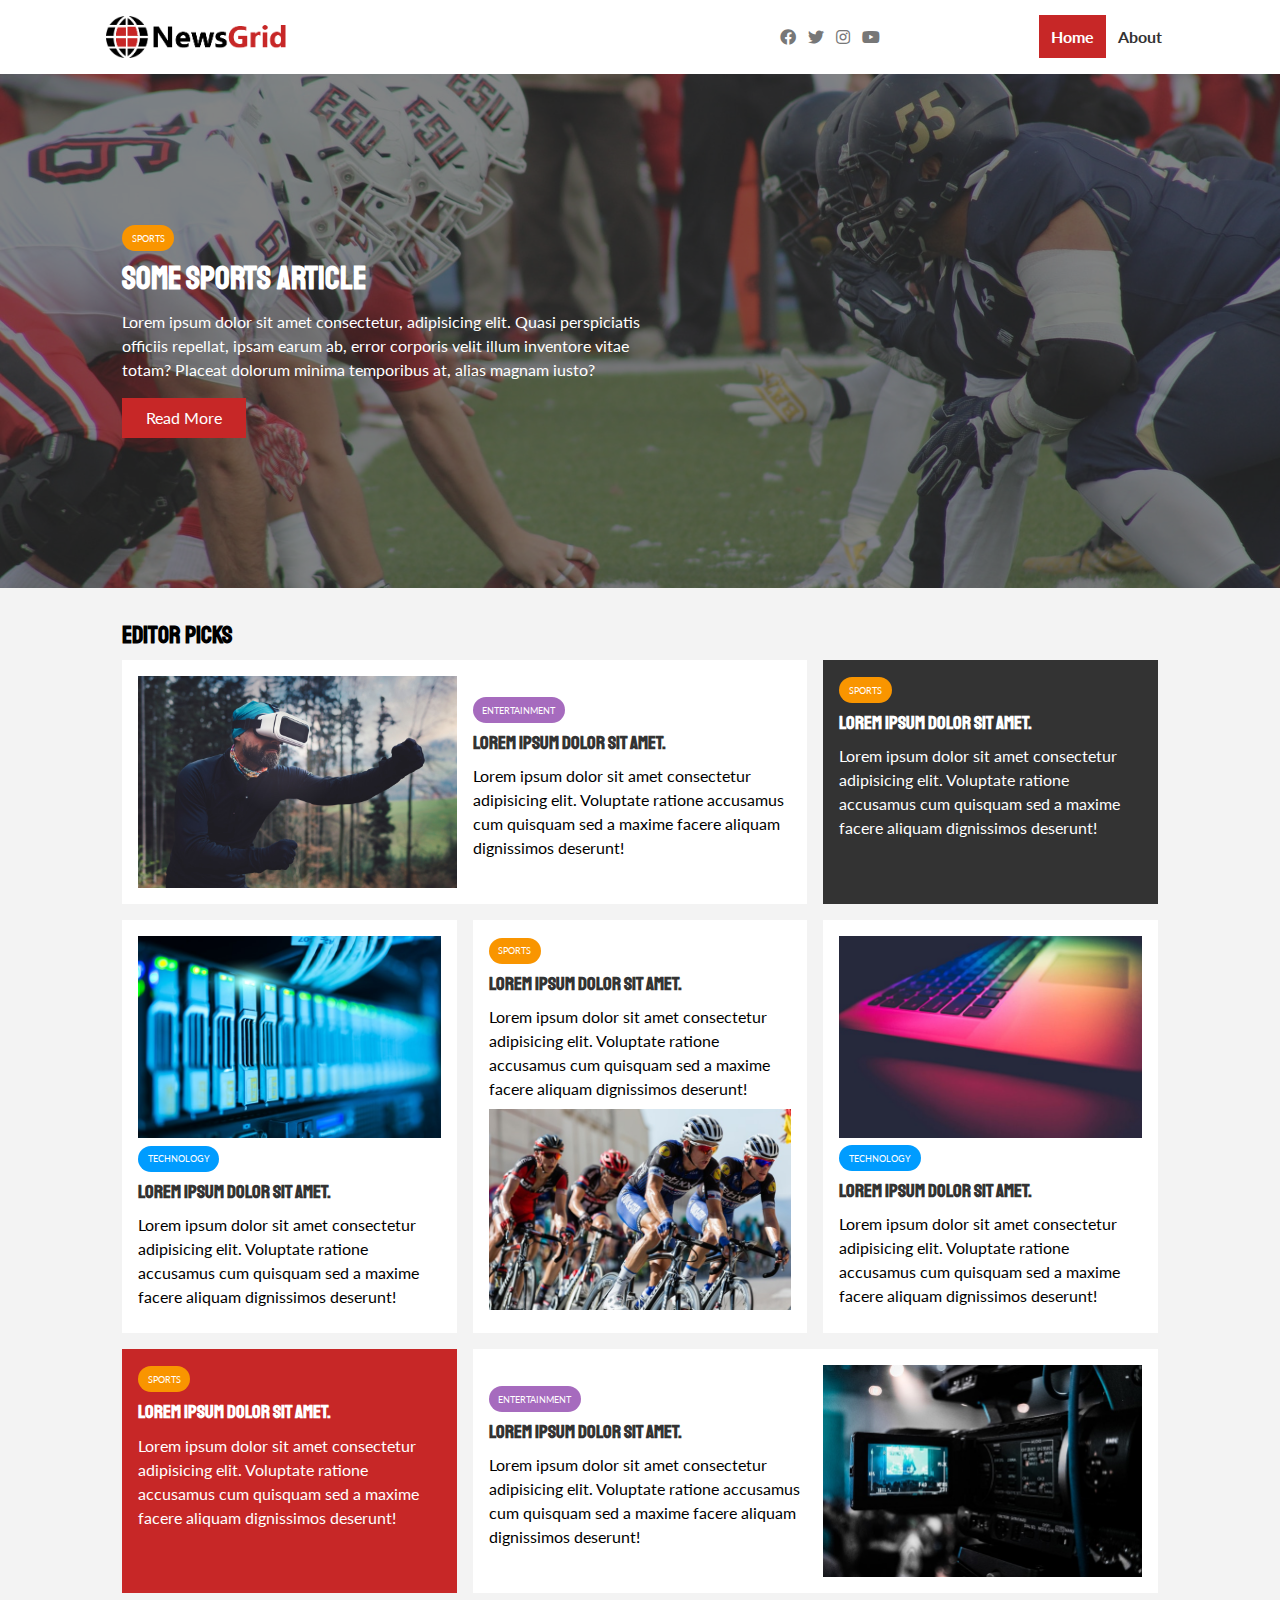
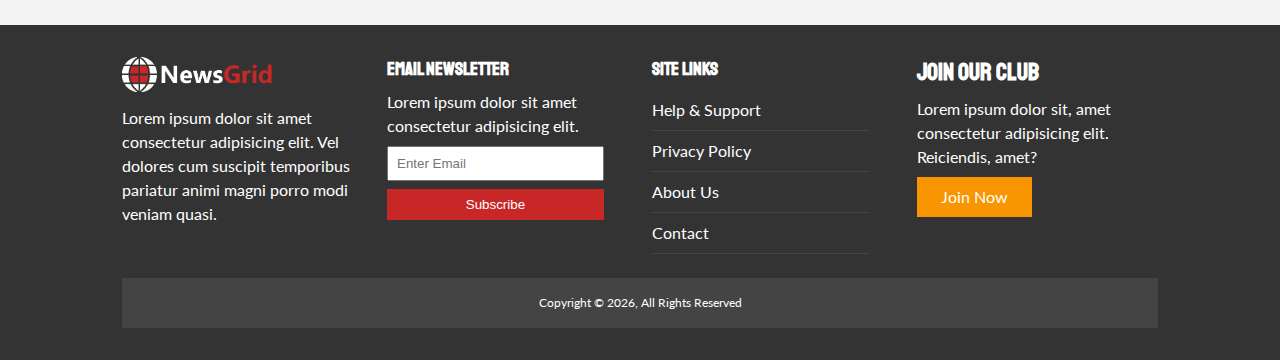
<file: index.html>
<!DOCTYPE html>
<html lang="en">
  <head>
    <meta charset="UTF-8" />
    <meta name="viewport" content="width=device-width, initial-scale=1.0" />
    <link
      href="https://fonts.googleapis.com/css?family=Lato|Staatliches&display=swap"
      rel="stylesheet"
    />
    <link rel="stylesheet" href="css/style.css" />
    <link
      rel="stylesheet"
      media="screen and (max-width: 768px)"
      href="css/mobile.css"
    />
    <link
      rel="stylesheet"
      href="https://cdnjs.cloudflare.com/ajax/libs/font-awesome/5.13.0/css/all.min.css"
    />
    <link rel="shortcut icon" type="image/x-icon" href="favicon.ico" />
    <title>NewsGrid | Latest News</title>
  </head>
  <body>
    <nav id="main-nav">
      <div class="container">
        <img src="img/logo.png" alt="NewsGrid" class="logo" />
        <div class="social">
          <a href="http://facebook.com" target="_blank"
            ><i class="fab fa-facebook"></i
          ></a>
          <a href="http://twitter.com" target="_blank"
            ><i class="fab fa-twitter"></i
          ></a>
          <a href="http://instagram.com" target="_blank"
            ><i class="fab fa-instagram"></i
          ></a>
          <a href="http://youtube.com" target="_blank"
            ><i class="fab fa-youtube"></i
          ></a>
        </div>
        <ul>
          <li><a href="index.html" class="current">Home</a></li>
          <li><a href="about.html">About</a></li>
        </ul>
      </div>
    </nav>

    <!-- Showcase -->
    <header id="showcase">
      <div class="container">
        <div class="showcase-container">
          <div class="showcase-content">
            <div class="category category-sports">
              Sports
            </div>
            <h1>Some Sports Article</h1>
            <p>
              Lorem ipsum dolor sit amet consectetur, adipisicing elit. Quasi
              perspiciatis officiis repellat, ipsam earum ab, error corporis
              velit illum inventore vitae totam? Placeat dolorum minima
              temporibus at, alias magnam iusto?
            </p>
            <a href="article.html" class="btn btn-primary">Read More</a>
          </div>
        </div>
      </div>
    </header>

    <!-- Home Articles -->
    <section id="home-articles" class="py-2">
      <div class="container">
        <h2>Editor Picks</h2>
        <div class="articles-container">
          <article class="card">
            <img src="img/articles/ent1.jpg" alt="" />
            <div>
              <div class="category category-ent">Entertainment</div>
              <h3>
                <a href="article.html">Lorem ipsum dolor sit amet.</a>
              </h3>
              <p>
                Lorem ipsum dolor sit amet consectetur adipisicing elit.
                Voluptate ratione accusamus cum quisquam sed a maxime facere
                aliquam dignissimos deserunt!
              </p>
            </div>
          </article>
          <article class="card bg-dark">
            <div class="category category-sports">Sports</div>
            <h3>
              <a href="article.html">Lorem ipsum dolor sit amet.</a>
            </h3>
            <p>
              Lorem ipsum dolor sit amet consectetur adipisicing elit. Voluptate
              ratione accusamus cum quisquam sed a maxime facere aliquam
              dignissimos deserunt!
            </p>
          </article>
          <article class="card">
            <img src="img/articles/tech1.jpg" alt="" />
            <div class="category category-tech">Technology</div>
            <h3>
              <a href="article.html">Lorem ipsum dolor sit amet.</a>
            </h3>
            <p>
              Lorem ipsum dolor sit amet consectetur adipisicing elit. Voluptate
              ratione accusamus cum quisquam sed a maxime facere aliquam
              dignissimos deserunt!
            </p>
          </article>
          <article class="card">
            <div class="category category-sports">Sports</div>
            <h3>
              <a href="article.html">Lorem ipsum dolor sit amet.</a>
            </h3>
            <p>
              Lorem ipsum dolor sit amet consectetur adipisicing elit. Voluptate
              ratione accusamus cum quisquam sed a maxime facere aliquam
              dignissimos deserunt!
            </p>
            <img src="img/articles/sports1.jpg" alt="" />
          </article>
          <article class="card">
            <img src="img/articles/tech2.jpg" alt="" />
            <div class="category category-tech">Technology</div>
            <h3>
              <a href="article.html">Lorem ipsum dolor sit amet.</a>
            </h3>
            <p>
              Lorem ipsum dolor sit amet consectetur adipisicing elit. Voluptate
              ratione accusamus cum quisquam sed a maxime facere aliquam
              dignissimos deserunt!
            </p>
          </article>
          <article class="card bg-primary">
            <div class="category category-sports">Sports</div>
            <h3>
              <a href="article.html">Lorem ipsum dolor sit amet.</a>
            </h3>
            <p>
              Lorem ipsum dolor sit amet consectetur adipisicing elit. Voluptate
              ratione accusamus cum quisquam sed a maxime facere aliquam
              dignissimos deserunt!
            </p>
          </article>
          <article class="card">
            <div>
              <div class="category category-ent">Entertainment</div>
              <h3>
                <a href="article.html">Lorem ipsum dolor sit amet.</a>
              </h3>
              <p>
                Lorem ipsum dolor sit amet consectetur adipisicing elit.
                Voluptate ratione accusamus cum quisquam sed a maxime facere
                aliquam dignissimos deserunt!
              </p>
            </div>
            <img src="img/articles/ent2.jpg" alt="" />
          </article>
        </div>
      </div>
    </section>

    <!-- Footer -->
    <footer id="main-footer" class="py-2">
      <div class="container footer-container">
        <div>
          <img src="img/logo_light.png" alt="NewsGrid" />
          <p>
            Lorem ipsum dolor sit amet consectetur adipisicing elit. Vel dolores
            cum suscipit temporibus pariatur animi magni porro modi veniam
            quasi.
          </p>
        </div>
        <div>
          <h3>Email Newsletter</h3>
          <p>Lorem ipsum dolor sit amet consectetur adipisicing elit.</p>
          <form name="contact" method="POST" data-netlify="true">
            <input type="email" name="email" placeholder="Enter Email" />
            <input type="submit" value="Subscribe" class="btn btn-primary" />
          </form>
        </div>
        <div>
          <h3>Site Links</h3>
          <ul class="list">
            <li><a href="#">Help & Support</a></li>
            <li><a href="#">Privacy Policy</a></li>
            <li><a href="#">About Us</a></li>
            <li><a href="#">Contact</a></li>
          </ul>
        </div>
        <div>
          <h2>Join Our Club</h2>
          <p>
            Lorem ipsum dolor sit, amet consectetur adipisicing elit.
            Reiciendis, amet?
          </p>
          <a href="#" class="btn btn-secondary">Join Now</a>
        </div>
        <div>
          <p>Copyright &copy; <span id="year"></span>, All Rights Reserved</p>
        </div>
      </div>
    </footer>

    <script>
      document.querySelector("#year").innerHTML = new Date().getFullYear();
    </script>
  </body>
</html>
</file>
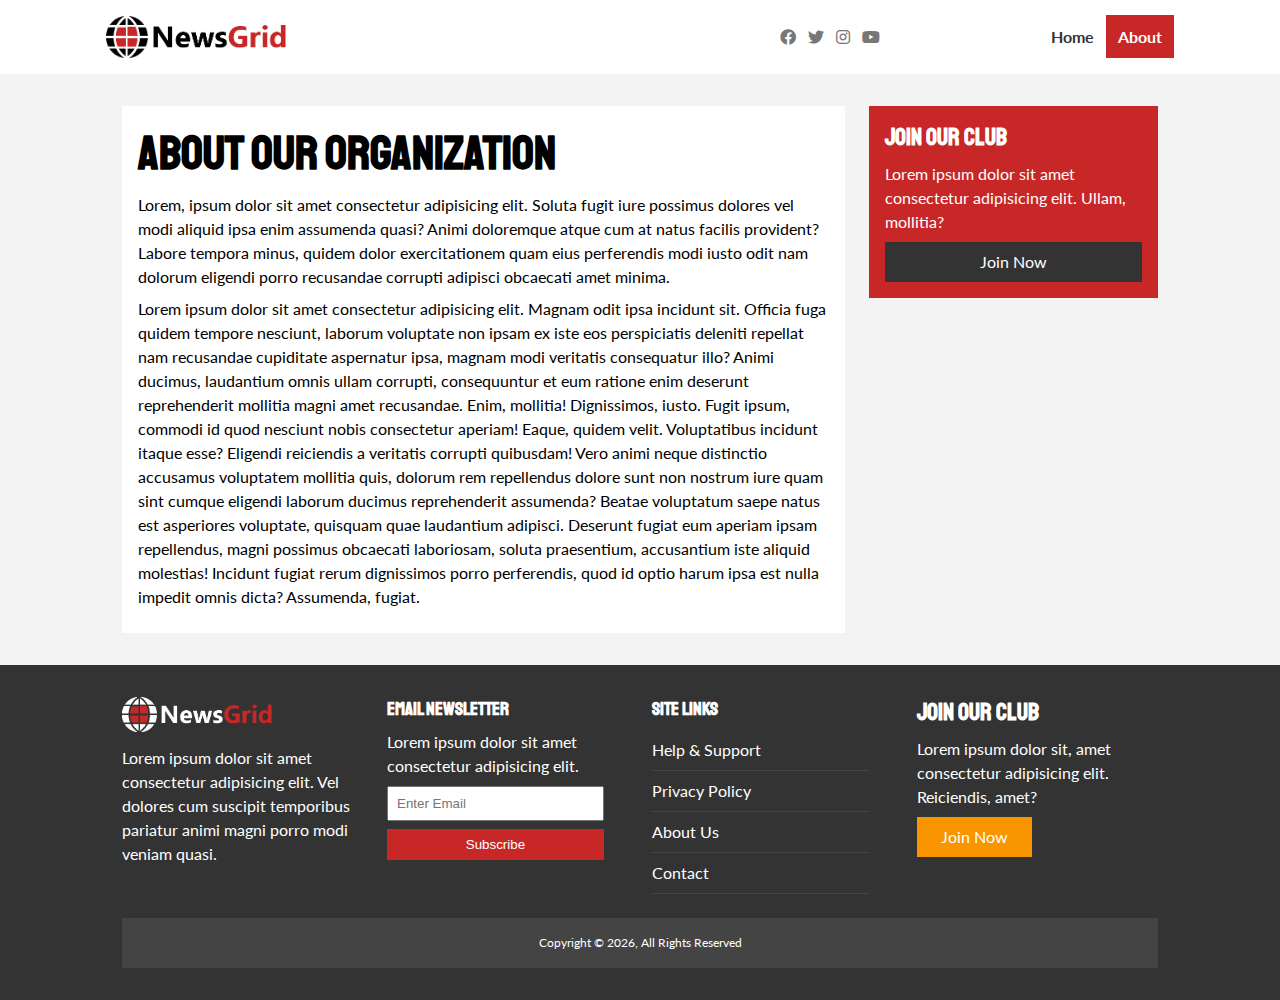
<file: about.html>
<!DOCTYPE html>
<html lang="en">
  <head>
    <meta charset="UTF-8" />
    <meta name="viewport" content="width=device-width, initial-scale=1.0" />
    <link
      href="https://fonts.googleapis.com/css?family=Lato|Staatliches&display=swap"
      rel="stylesheet"
    />
    <link rel="stylesheet" href="css/style.css" />
    <link
      rel="stylesheet"
      media="screen and (max-width: 768px)"
      href="css/mobile.css"
    />
    <link
      rel="stylesheet"
      href="https://cdnjs.cloudflare.com/ajax/libs/font-awesome/5.13.0/css/all.min.css"
    />
    <link rel="shortcut icon" type="image/x-icon" href="favicon.ico" />
    <title>NewsGrid | About</title>
  </head>
  <body>
    <nav id="main-nav">
      <div class="container">
        <img src="img/logo.png" alt="NewsGrid" class="logo" />
        <div class="social">
          <a href="http://facebook.com" target="_blank"
            ><i class="fab fa-facebook"></i
          ></a>
          <a href="http://twitter.com" target="_blank"
            ><i class="fab fa-twitter"></i
          ></a>
          <a href="http://instagram.com" target="_blank"
            ><i class="fab fa-instagram"></i
          ></a>
          <a href="http://youtube.com" target="_blank"
            ><i class="fab fa-youtube"></i
          ></a>
        </div>
        <ul>
          <li><a href="index.html">Home</a></li>
          <li><a href="about.html" class="current">About</a></li>
        </ul>
      </div>
    </nav>

    <section id="about">
      <div class="container">
        <div class="page-container">
          <article class="card">
            <h1 class="l-heading">About Our Organization</h1>
            <p>
              Lorem, ipsum dolor sit amet consectetur adipisicing elit. Soluta
              fugit iure possimus dolores vel modi aliquid ipsa enim assumenda
              quasi? Animi doloremque atque cum at natus facilis provident?
              Labore tempora minus, quidem dolor exercitationem quam eius
              perferendis modi iusto odit nam dolorum eligendi porro recusandae
              corrupti adipisci obcaecati amet minima.
            </p>
            <p>
              Lorem ipsum dolor sit amet consectetur adipisicing elit. Magnam
              odit ipsa incidunt sit. Officia fuga quidem tempore nesciunt,
              laborum voluptate non ipsam ex iste eos perspiciatis deleniti
              repellat nam recusandae cupiditate aspernatur ipsa, magnam modi
              veritatis consequatur illo? Animi ducimus, laudantium omnis ullam
              corrupti, consequuntur et eum ratione enim deserunt reprehenderit
              mollitia magni amet recusandae. Enim, mollitia! Dignissimos,
              iusto. Fugit ipsum, commodi id quod nesciunt nobis consectetur
              aperiam! Eaque, quidem velit. Voluptatibus incidunt itaque esse?
              Eligendi reiciendis a veritatis corrupti quibusdam! Vero animi
              neque distinctio accusamus voluptatem mollitia quis, dolorum rem
              repellendus dolore sunt non nostrum iure quam sint cumque eligendi
              laborum ducimus reprehenderit assumenda? Beatae voluptatum saepe
              natus est asperiores voluptate, quisquam quae laudantium adipisci.
              Deserunt fugiat eum aperiam ipsam repellendus, magni possimus
              obcaecati laboriosam, soluta praesentium, accusantium iste aliquid
              molestias! Incidunt fugiat rerum dignissimos porro perferendis,
              quod id optio harum ipsa est nulla impedit omnis dicta? Assumenda,
              fugiat.
            </p>
          </article>
          <aside class="card bg-primary">
            <h2>Join Our Club</h2>
            <p>
              Lorem ipsum dolor sit amet consectetur adipisicing elit. Ullam,
              mollitia?
            </p>
            <a href="#" class="btn btn-dark btn-block">Join Now</a>
          </aside>
        </div>
      </div>
    </section>

    <!-- Footer -->
    <footer id="main-footer" class="py-2">
      <div class="container footer-container">
        <div>
          <img src="img/logo_light.png" alt="NewsGrid" />
          <p>
            Lorem ipsum dolor sit amet consectetur adipisicing elit. Vel dolores
            cum suscipit temporibus pariatur animi magni porro modi veniam
            quasi.
          </p>
        </div>
        <div>
          <h3>Email Newsletter</h3>
          <p>Lorem ipsum dolor sit amet consectetur adipisicing elit.</p>
          <form name="contact" method="POST" data-netlify="true">
            <input type="email" name="email" placeholder="Enter Email" />
            <input type="submit" value="Subscribe" class="btn btn-primary" />
          </form>
        </div>
        <div>
          <h3>Site Links</h3>
          <ul class="list">
            <li><a href="#">Help & Support</a></li>
            <li><a href="#">Privacy Policy</a></li>
            <li><a href="#">About Us</a></li>
            <li><a href="#">Contact</a></li>
          </ul>
        </div>
        <div>
          <h2>Join Our Club</h2>
          <p>
            Lorem ipsum dolor sit, amet consectetur adipisicing elit.
            Reiciendis, amet?
          </p>
          <a href="#" class="btn btn-secondary">Join Now</a>
        </div>
        <div>
          <p>Copyright &copy; <span id="year"></span>, All Rights Reserved</p>
        </div>
      </div>
    </footer>

    <script>
      document.querySelector("#year").innerHTML = new Date().getFullYear();
    </script>
  </body>
</html>
</file>
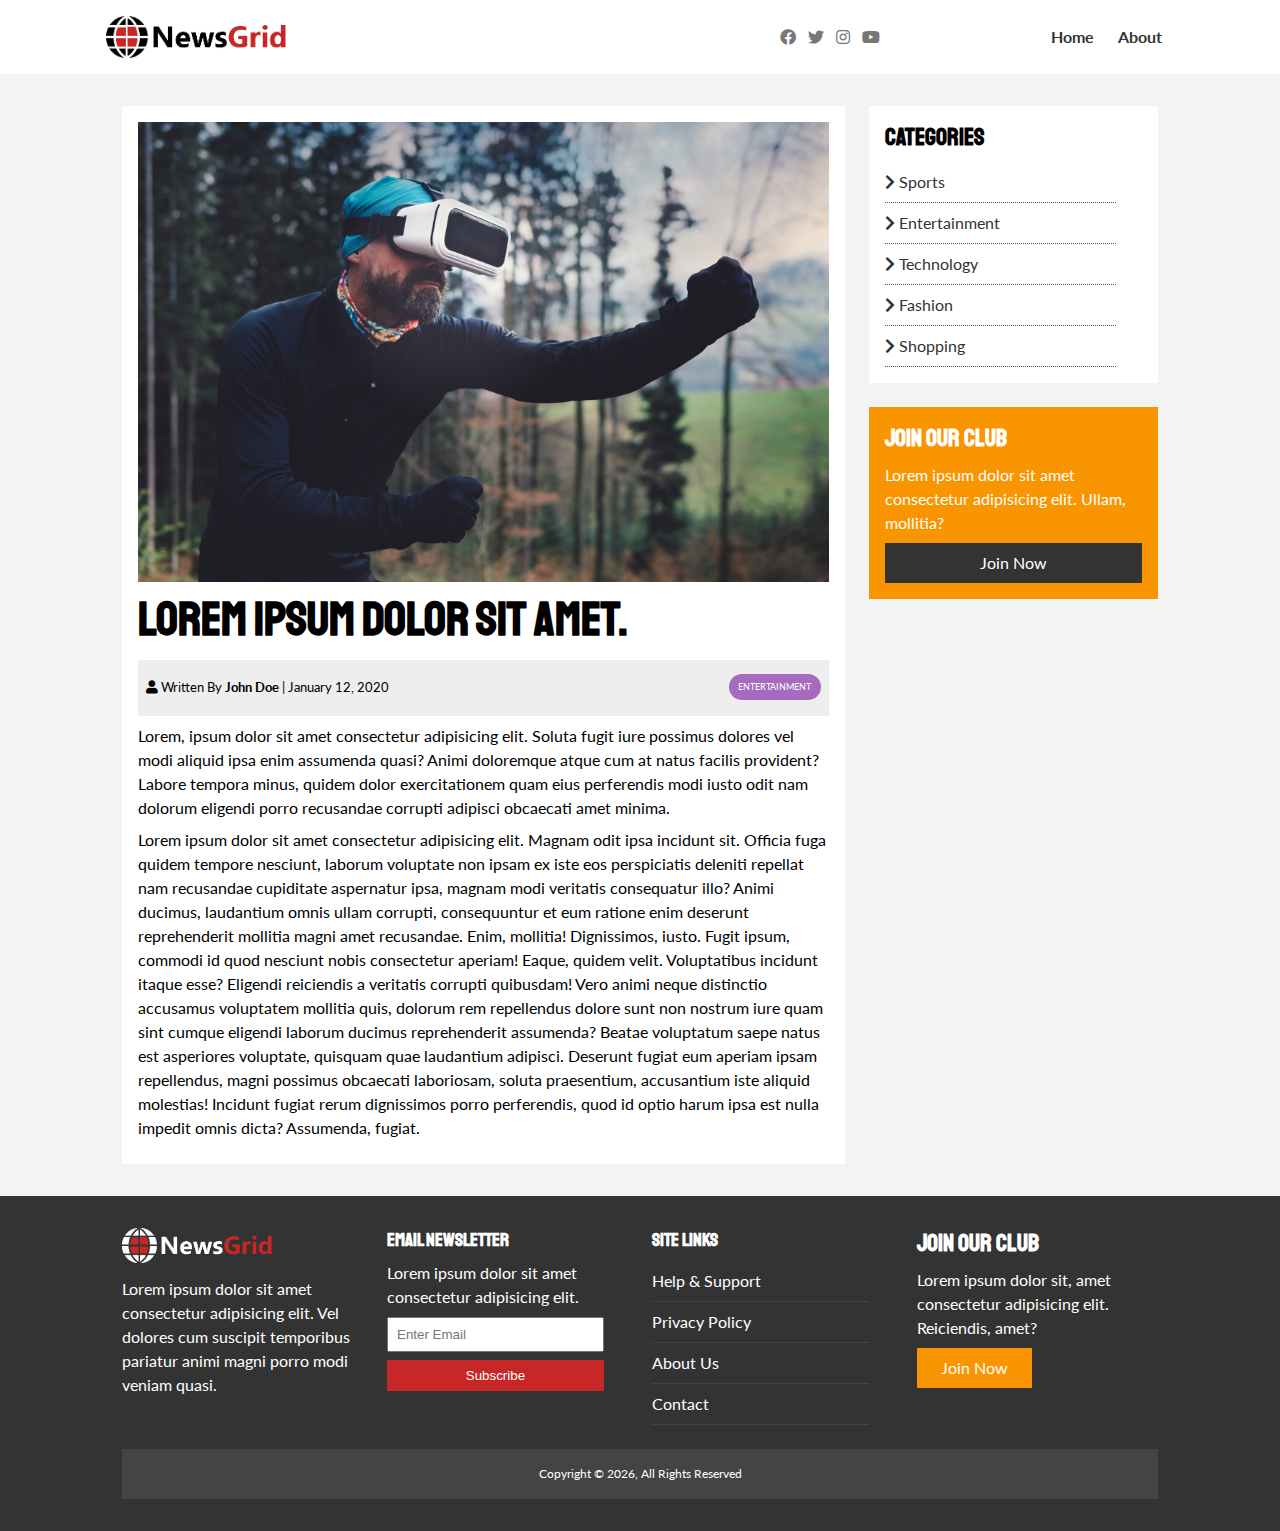
<file: article.html>
<!DOCTYPE html>
<html lang="en">
  <head>
    <meta charset="UTF-8" />
    <meta name="viewport" content="width=device-width, initial-scale=1.0" />
    <link
      href="https://fonts.googleapis.com/css?family=Lato|Staatliches&display=swap"
      rel="stylesheet"
    />
    <link rel="stylesheet" href="css/style.css" />
    <link
      rel="stylesheet"
      media="screen and (max-width: 768px)"
      href="css/mobile.css"
    />
    <link
      rel="stylesheet"
      href="https://cdnjs.cloudflare.com/ajax/libs/font-awesome/5.13.0/css/all.min.css"
    />
    <link rel="shortcut icon" type="image/x-icon" href="favicon.ico" />
    <title>NewsGrid | Latest News</title>
  </head>
  <body>
    <nav id="main-nav">
      <div class="container">
        <img src="img/logo.png" alt="NewsGrid" class="logo" />
        <div class="social">
          <a href="http://facebook.com" target="_blank"
            ><i class="fab fa-facebook"></i
          ></a>
          <a href="http://twitter.com" target="_blank"
            ><i class="fab fa-twitter"></i
          ></a>
          <a href="http://instagram.com" target="_blank"
            ><i class="fab fa-instagram"></i
          ></a>
          <a href="http://youtube.com" target="_blank"
            ><i class="fab fa-youtube"></i
          ></a>
        </div>
        <ul>
          <li><a href="index.html">Home</a></li>
          <li><a href="about.html">About</a></li>
        </ul>
      </div>
    </nav>

    <section id="article">
      <div class="container">
        <div class="page-container">
          <article class="card">
            <img src="img/articles/ent1.jpg" alt="" />
            <h1 class="l-heading">Lorem ipsum dolor sit amet.</h1>
            <div class="meta">
              <small>
                <i class="fas fa-user"></i> Written By
                <strong>John Doe</strong> | January 12, 2020
              </small>
              <div class="category category-ent">
                Entertainment
              </div>
            </div>
            <p>
              Lorem, ipsum dolor sit amet consectetur adipisicing elit. Soluta
              fugit iure possimus dolores vel modi aliquid ipsa enim assumenda
              quasi? Animi doloremque atque cum at natus facilis provident?
              Labore tempora minus, quidem dolor exercitationem quam eius
              perferendis modi iusto odit nam dolorum eligendi porro recusandae
              corrupti adipisci obcaecati amet minima.
            </p>
            <p>
              Lorem ipsum dolor sit amet consectetur adipisicing elit. Magnam
              odit ipsa incidunt sit. Officia fuga quidem tempore nesciunt,
              laborum voluptate non ipsam ex iste eos perspiciatis deleniti
              repellat nam recusandae cupiditate aspernatur ipsa, magnam modi
              veritatis consequatur illo? Animi ducimus, laudantium omnis ullam
              corrupti, consequuntur et eum ratione enim deserunt reprehenderit
              mollitia magni amet recusandae. Enim, mollitia! Dignissimos,
              iusto. Fugit ipsum, commodi id quod nesciunt nobis consectetur
              aperiam! Eaque, quidem velit. Voluptatibus incidunt itaque esse?
              Eligendi reiciendis a veritatis corrupti quibusdam! Vero animi
              neque distinctio accusamus voluptatem mollitia quis, dolorum rem
              repellendus dolore sunt non nostrum iure quam sint cumque eligendi
              laborum ducimus reprehenderit assumenda? Beatae voluptatum saepe
              natus est asperiores voluptate, quisquam quae laudantium adipisci.
              Deserunt fugiat eum aperiam ipsam repellendus, magni possimus
              obcaecati laboriosam, soluta praesentium, accusantium iste aliquid
              molestias! Incidunt fugiat rerum dignissimos porro perferendis,
              quod id optio harum ipsa est nulla impedit omnis dicta? Assumenda,
              fugiat.
            </p>
          </article>
          <aside id="categories" class="card">
            <h2>Categories</h2>
            <ul class="list">
              <li>
                <a href="#"><i class="fas fa-chevron-right"></i> Sports</a>
              </li>
              <li>
                <a href="#"
                  ><i class="fas fa-chevron-right"></i> Entertainment</a
                >
              </li>
              <li>
                <a href="#"><i class="fas fa-chevron-right"></i> Technology</a>
              </li>
              <li>
                <a href="#"><i class="fas fa-chevron-right"></i> Fashion</a>
              </li>
              <li>
                <a href="#"><i class="fas fa-chevron-right"></i> Shopping</a>
              </li>
            </ul>
          </aside>
          <aside class="card bg-secondary">
            <h2>Join Our Club</h2>
            <p>
              Lorem ipsum dolor sit amet consectetur adipisicing elit. Ullam,
              mollitia?
            </p>
            <a href="#" class="btn btn-dark btn-block">Join Now</a>
          </aside>
        </div>
      </div>
    </section>

    <!-- Footer -->
    <footer id="main-footer" class="py-2">
      <div class="container footer-container">
        <div>
          <img src="img/logo_light.png" alt="NewsGrid" />
          <p>
            Lorem ipsum dolor sit amet consectetur adipisicing elit. Vel dolores
            cum suscipit temporibus pariatur animi magni porro modi veniam
            quasi.
          </p>
        </div>
        <div>
          <h3>Email Newsletter</h3>
          <p>Lorem ipsum dolor sit amet consectetur adipisicing elit.</p>
          <form name="contact" method="POST" data-netlify="true">
            <input type="email" name="email" placeholder="Enter Email" />
            <input type="submit" value="Subscribe" class="btn btn-primary" />
          </form>
        </div>
        <div>
          <h3>Site Links</h3>
          <ul class="list">
            <li><a href="#">Help & Support</a></li>
            <li><a href="#">Privacy Policy</a></li>
            <li><a href="#">About Us</a></li>
            <li><a href="#">Contact</a></li>
          </ul>
        </div>
        <div>
          <h2>Join Our Club</h2>
          <p>
            Lorem ipsum dolor sit, amet consectetur adipisicing elit.
            Reiciendis, amet?
          </p>
          <a href="#" class="btn btn-secondary">Join Now</a>
        </div>
        <div>
          <p>Copyright &copy; <span id="year"></span>, All Rights Reserved</p>
        </div>
      </div>
    </footer>

    <script>
      document.querySelector("#year").innerHTML = new Date().getFullYear();
    </script>
  </body>
</html>
</file>
<file: css/style.css>
:root {
  --primary-color: #c72727;
  --secondary-color: #f99500;
  --light-color: #f3f3f3;
  --dark-color: #333;
  --max-width: 1100px;
}

.category {
  --sports-color: #f99500;
  --ent-color: #a66bbe;
  --tech-color: #009cff;
}

* {
  margin: 0;
  padding: 0;
  box-sizing: border-box;
}

body {
  font-family: "Lato", sans-serif;
  line-height: 1.5;
  background: var(--light-color);
}

a {
  color: var(--dark-color);
  text-decoration: none;
}

ul {
  list-style: none;
}

p {
  margin: 0.5rem 0;
}

img {
  width: 100%;
}

h1,
h2,
h3,
h4,
h5,
h6 {
  font-family: "Staatliches", cursive;
  margin-bottom: 0.55rem;
  line-height: 1.3;
}

/* Utility */
.container {
  max-width: var(--max-width);
  margin: auto;
  padding: 0 2rem;
  overflow: hidden;
}

.category {
  display: inline-block;
  color: #fff;
  font-size: 0.55rem;
  text-transform: uppercase;
  padding: 0.4rem 0.6rem;
  border-radius: 15px;
  margin-bottom: 0.5rem;
}

.category-sports {
  background: var(--sports-color);
}

.category-ent {
  background: var(--ent-color);
}

.category-tech {
  background: var(--tech-color);
}

.btn {
  display: inline-block;
  border: none;
  background: var(--dark-color);
  color: #fff;
  padding: 0.5rem 1.5rem;
}

.btn-light {
  background: var(--light-color);
}

.btn-primary {
  background: var(--primary-color);
}

.btn-secondary {
  background: var(--secondary-color);
}

.btn-block {
  display: block;
  width: 100%;
  text-align: center;
}

.btn:hover {
  opacity: 0.9;
}

.card {
  background: #fff;
  padding: 1rem;
}

.bg-dark {
  background: var(--dark-color);
  color: #fff;
}

.bg-primary {
  background: var(--primary-color);
  color: #fff;
}

.bg-secondary {
  background: var(--secondary-color);
  color: #fff;
}

.bg-dark h1,
.bg-dark h2,
.bg-dark h3,
.bg-dark a,
.bg-primary h1,
.bg-primary h2,
.bg-primary h3,
.bg-primary a,
.bg-secondary h1,
.bg-secondary h2,
.bg-secondary h3,
.bg-secondary a {
  color: #fff;
}

.py-1 {
  padding: 1.5rem 0;
}

.py-2 {
  padding: 2rem 0;
}

.py-3 {
  padding: 3rem 0;
}

.p-1 {
  padding: 1.5rem;
}

.p-2 {
  padding: 2rem;
}

.p-3 {
  padding: 3rem;
}

.l-heading {
  font-size: 3rem;
}

.list li {
  padding: 0.5rem 0;
  border-bottom: #555 dotted 1px;
  width: 90%;
}

.list li a:hover {
  color: var(--primary-color) !important;
}

/* Inner Page Grid Container */
.page-container {
  display: grid;
  grid-template-columns: 5fr 2fr;
  margin: 2rem 0;
  grid-gap: 1.5rem;
}

.page-container > *:first-child {
  grid-row: 1 / span 3;
}

/* Navigation */
#main-nav {
  background: #fff;
  position: sticky;
  top: 0;
  z-index: 2;
}

#main-nav .container {
  display: grid;
  grid-template-columns: 6fr 3fr 2fr;
  padding: 1rem;
  align-items: center;
}

#main-nav .logo {
  width: 180px;
}

#main-nav ul {
  justify-self: end;
  display: flex;
}

#main-nav ul li a {
  padding: 0.75rem;
  font-weight: bold;
}

#main-nav ul li a.current {
  background: var(--primary-color);
  color: #fff;
}

#main-nav ul li a:hover {
  background: var(--light-color);
  color: var(--dark-color);
}

#main-nav .social {
  justify-self: center;
}

#main-nav .social i {
  color: #777;
  margin-right: 0.5rem;
}

/* Showcase */
#showcase {
  color: #fff;
  background: var(--dark-color);
  padding: 2rem;
  position: relative;
}

#showcase:before {
  content: "";
  background: url("../img/featured.jpg") no-repeat center center/cover;
  position: absolute;
  top: 0;
  left: 0;
  width: 100%;
  height: 100%;
  opacity: 0.4;
}

#showcase .showcase-container {
  display: grid;
  grid-template-columns: repeat(2, 1fr);
  justify-content: center;
  align-items: center;
  height: 50vh;
}

#showcase .showcase-content {
  z-index: 1;
}

#showcase .showcase-content p {
  margin-bottom: 1rem;
}

/* Home Articles */
#home-articles .articles-container {
  display: grid;
  grid-template-columns: repeat(3, 1fr);
  grid-gap: 1rem;
}

#home-articles .articles-container > *:first-child,
#home-articles .articles-container > *:last-child {
  display: grid;
  grid-template-columns: repeat(2, 1fr);
  grid-gap: 1rem;
  grid-column: 1 / span 2;
  align-items: center;
}

#home-articles .articles-container > *:last-child {
  grid-column: 2 / span 2;
}

#article .meta {
  display: flex;
  justify-content: space-between;
  align-items: center;
  background: #eee;
  padding: 0.5rem;
}

#article .meta .category {
  margin-top: 0.4rem;
}

/* Footer */
#main-footer {
  background: var(--dark-color);
  color: #fff;
}

#main-footer img {
  width: 150px;
}

#main-footer a {
  color: #fff;
}

#main-footer .footer-container {
  display: grid;
  grid-template-columns: repeat(4, 1fr);
  grid-gap: 1.5rem;
}

#main-footer .footer-container > *:last-child {
  background: #444;
  grid-column: 1 / span 4;
  text-align: center;
  padding: 0.5rem;
  font-size: 0.75rem;
}

#main-footer .footer-container input[type="email"] {
  width: 90%;
  padding: 0.5rem;
  margin-bottom: 0.5rem;
}

#main-footer .footer-container input[type="submit"] {
  width: 90%;
}
</file>
<file: css/mobile.css>
/* Navigation */
#main-nav .social {
  display: none;
}

#main-nav .container {
  grid-template-columns: 1fr;
  grid-gap: 1.2rem;
}

#main-nav ul,
#main-nav .logo {
  justify-self: center;
}

#main-nav ul li a {
  padding: 0.5rem;
}

#home-articles .articles-container {
  grid-template-columns: repeat(2, 1fr);
}

#home-articles .articles-container > *:first-child,
#home-articles .articles-container > *:last-child {
  grid-template-columns: 1fr;
  grid-column: 1;
}

@media (max-width: 600px) {
  /* Stack Grid Items */
  #showcase .showcase-container,
  #home-articles .articles-container,
  #main-footer .footer-container {
    grid-template-columns: 1fr;
  }

  #main-footer .footer-container > *:last-child {
    grid-column: 1;
  }

  #main-footer .footer-container > *:first-child,
  #main-footer .footer-container > *:nth-child(2) {
    border-bottom: 3px dotted #444;
    padding-bottom: 1rem;
  }

  .page-container {
    grid-template-columns: 1fr;
    text-align: center;
  }

  .page-container > *:first-child {
    grid-row: 1;
  }

  .l-heading {
    font-size: 2rem;
  }

  #article .meta {
    display: flex;
    flex-direction: column;
  }

  #article .meta .category {
    margin-top: 0.8rem;
  }
}
</file>
